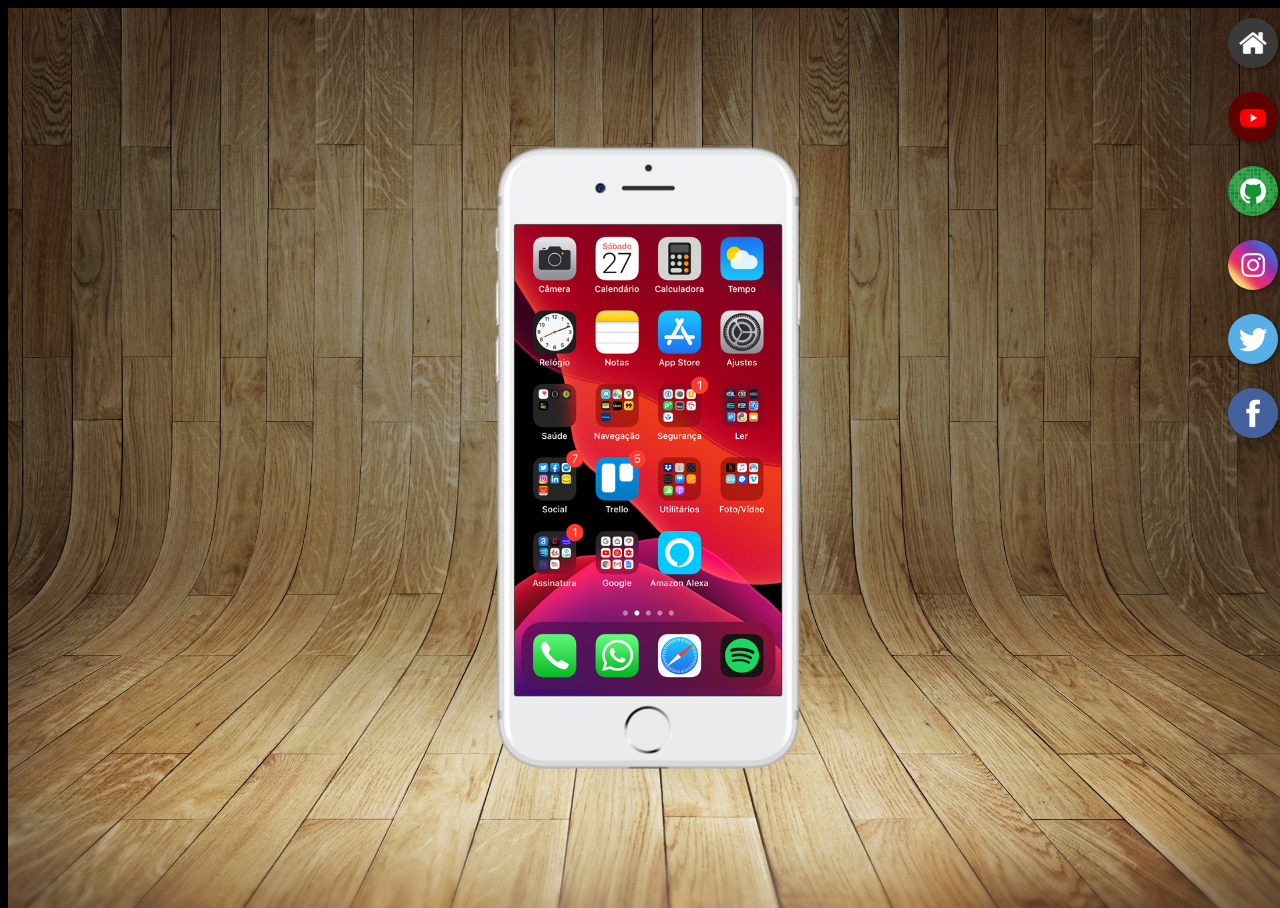
<file: index.html>
<!DOCTYPE html>
<html lang="pt-br">
<head>
    <meta charset="UTF-8">
    <meta name="viewport" content="width=device-width, initial-scale=1.0">
    <title>Projeto Redes Sociais</title>
    <link rel="shortcut icon" href="favicon.ico" type="image/x-icon">
    <link rel="stylesheet" href="estilos/style.css">
</head>
<body>
    <main>
        <section id="telefone">
            <iframe src="home.html" name="tela" id="tela" frameborder="0">
                Seu navegador não é compatível com isso.
            </iframe>
        </section>
        <section id="redes-sociais">
            <a href="home.html" target="tela"><img src="imagens/logo-home.jpg" alt="Home"></a><br>
            <a href="youtube.html" target="tela"><img src="imagens/logo-youtube.jpg" alt="YouTube"></a><br>
            <a href="github.html" target="tela"><img src="imagens/logo-github.jpg" alt="GitHub"></a><br>
            <a href="instagram.html" target="tela"><img src="imagens/logo-instagram.jpg" alt="Instagram"></a><br>
            <a href="#" target="tela"><img src="imagens/logo-twitter.jpg" alt="Twitter"></a><br>
            <a href="#" target="tela"><img src="imagens/logo-facebook.jpg" alt="facebook"></a>

        </section>
    </main>
</body>
</html>
</file>
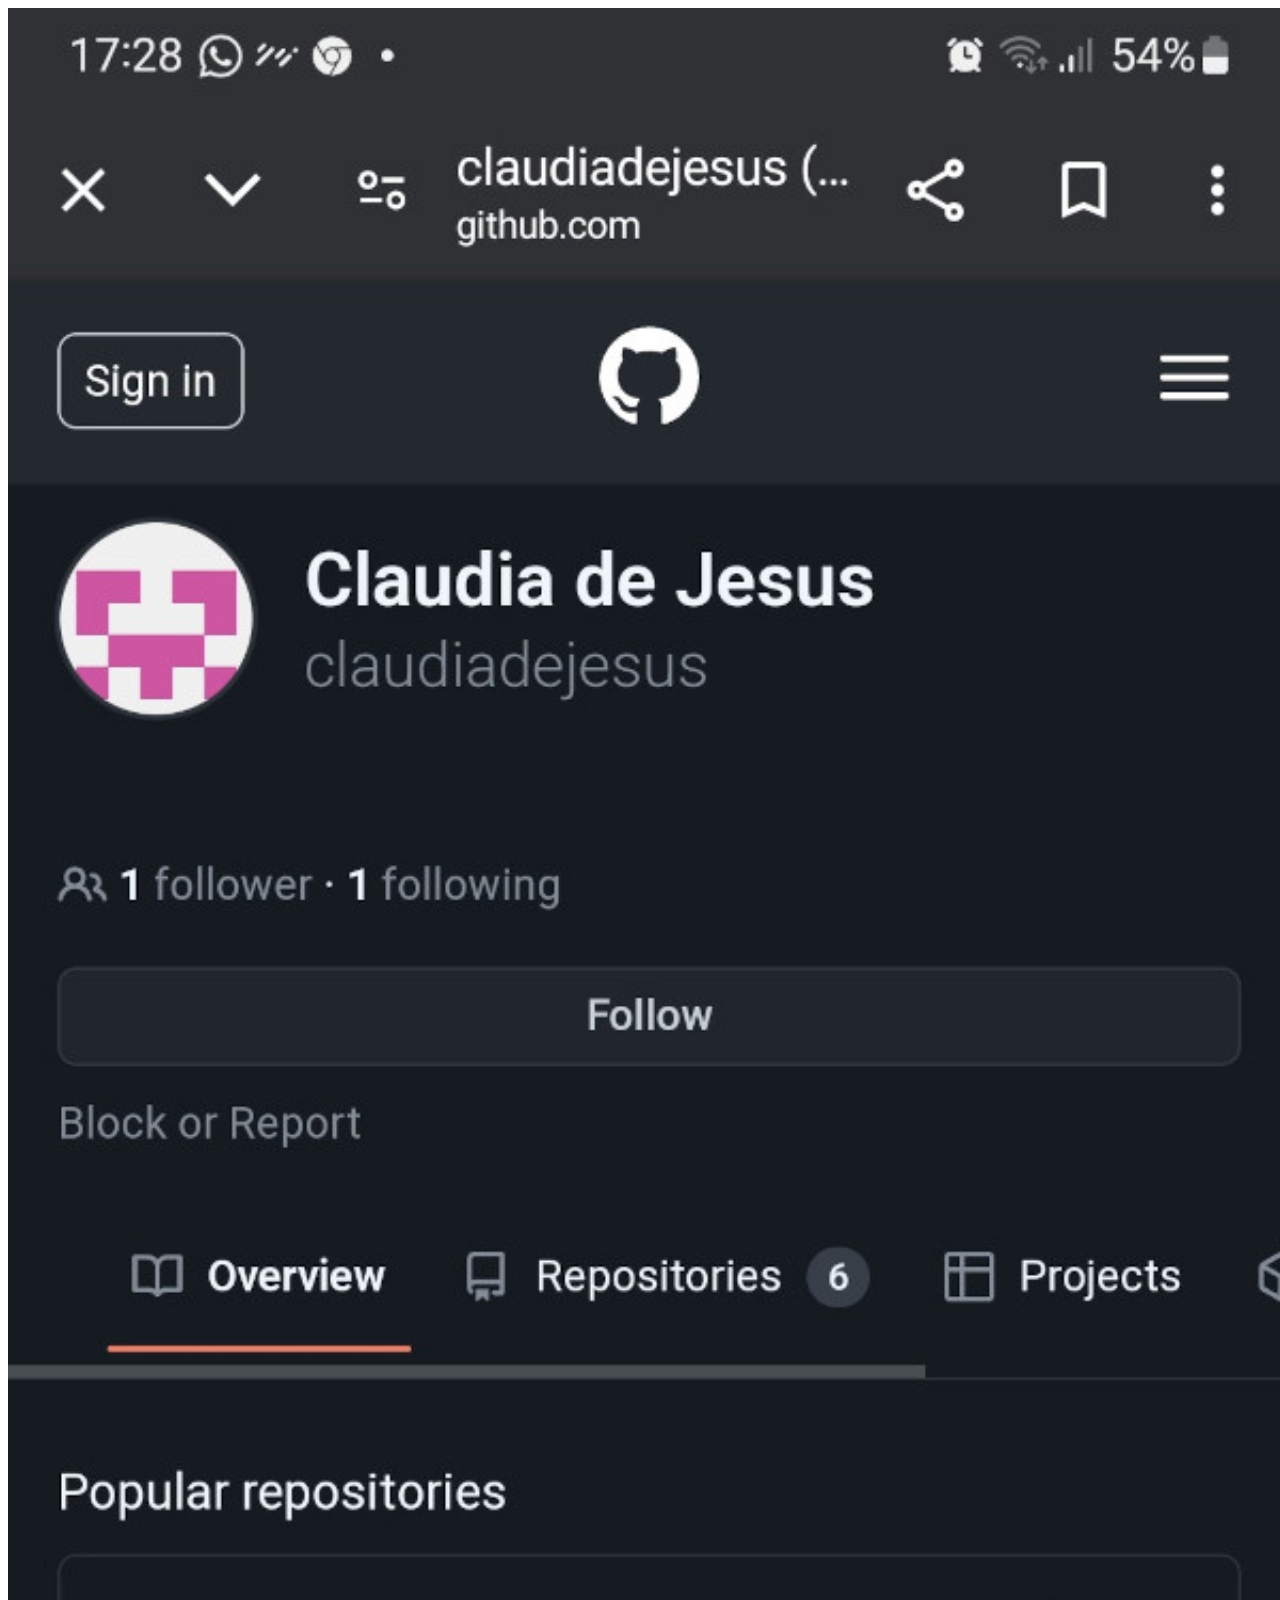
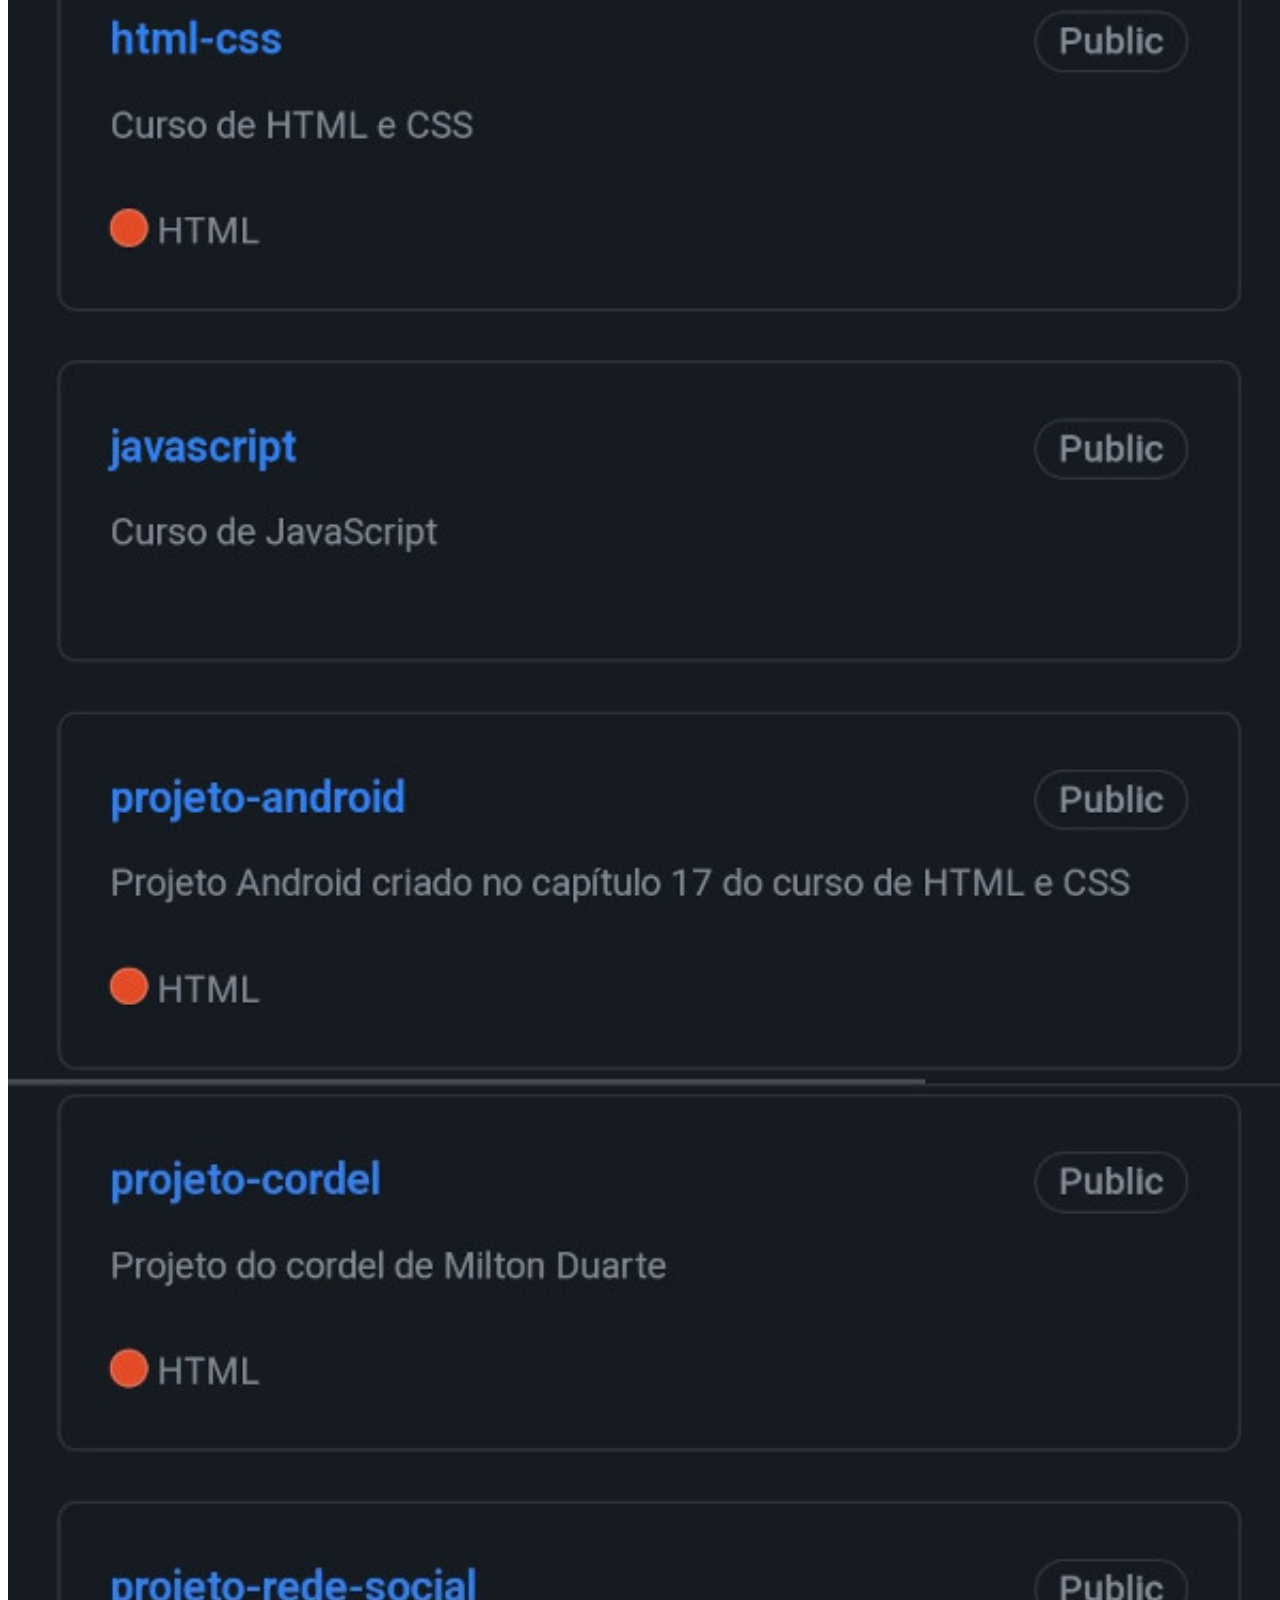
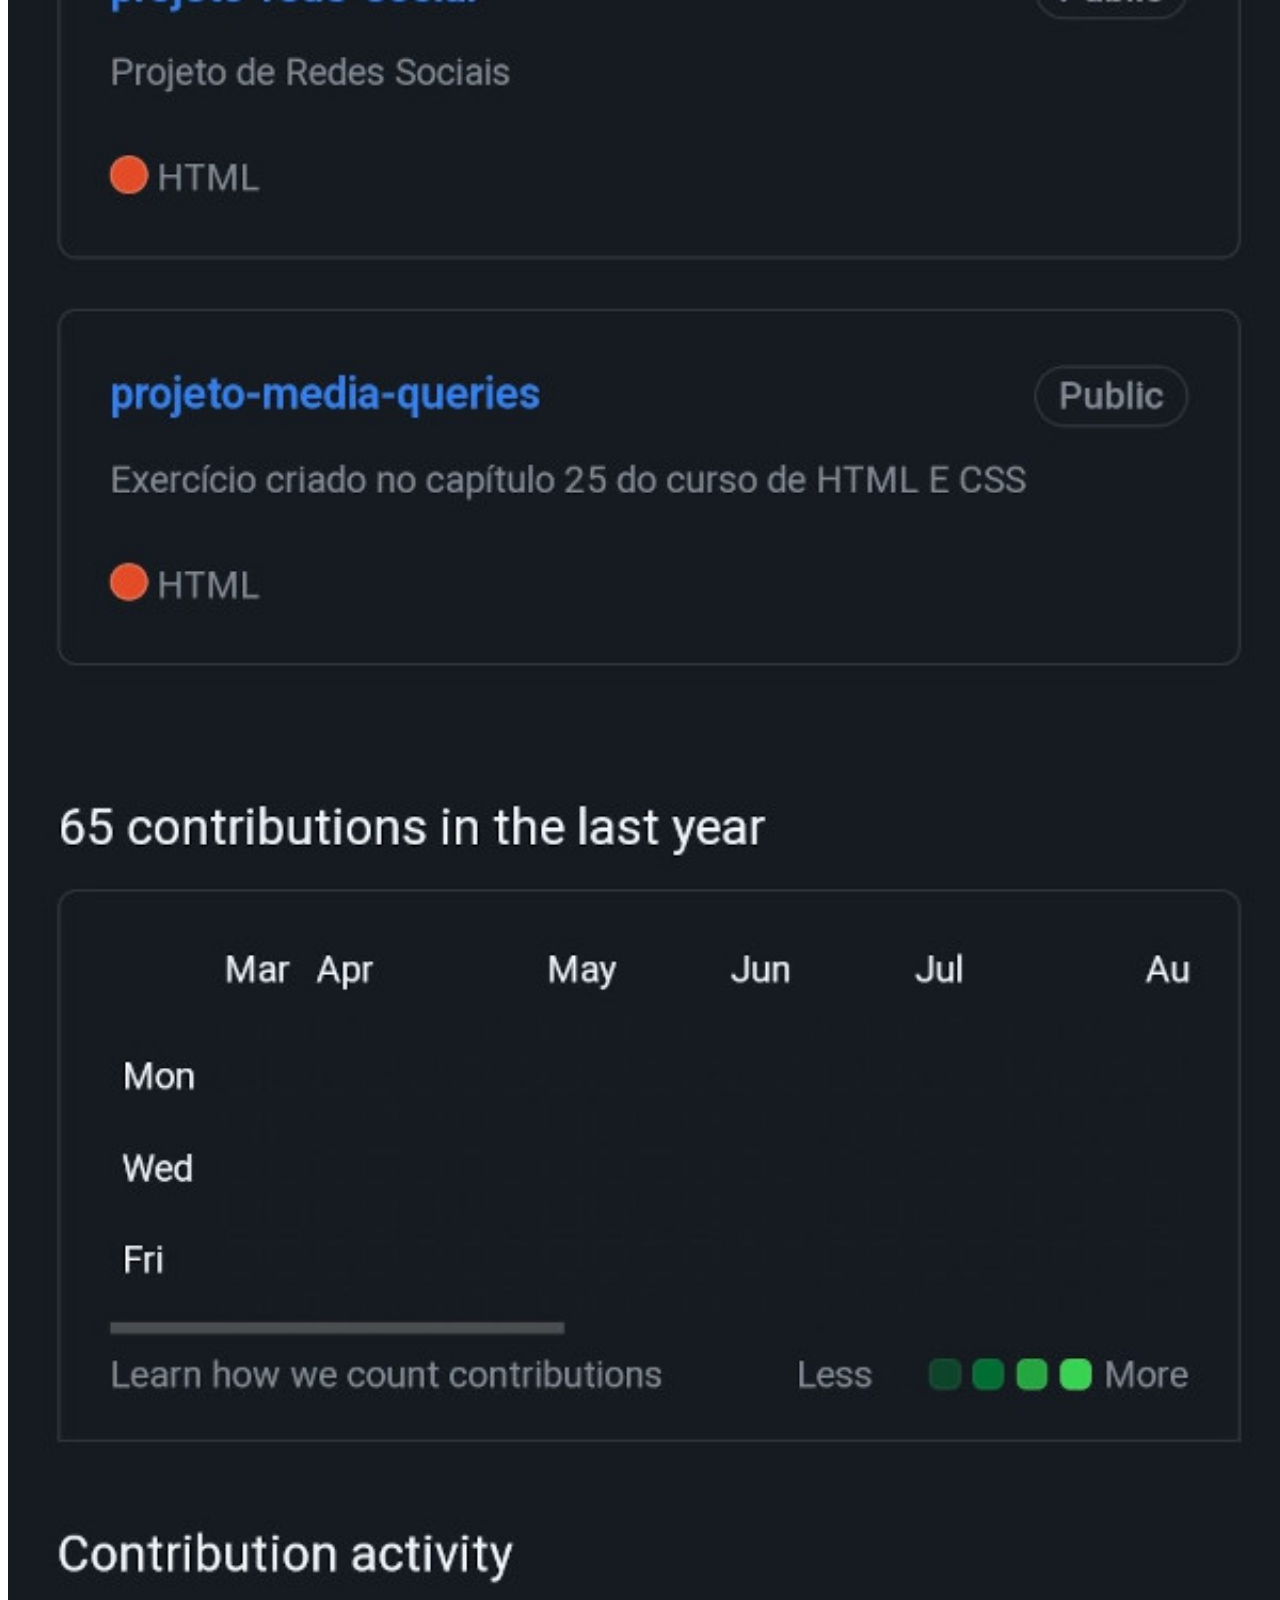
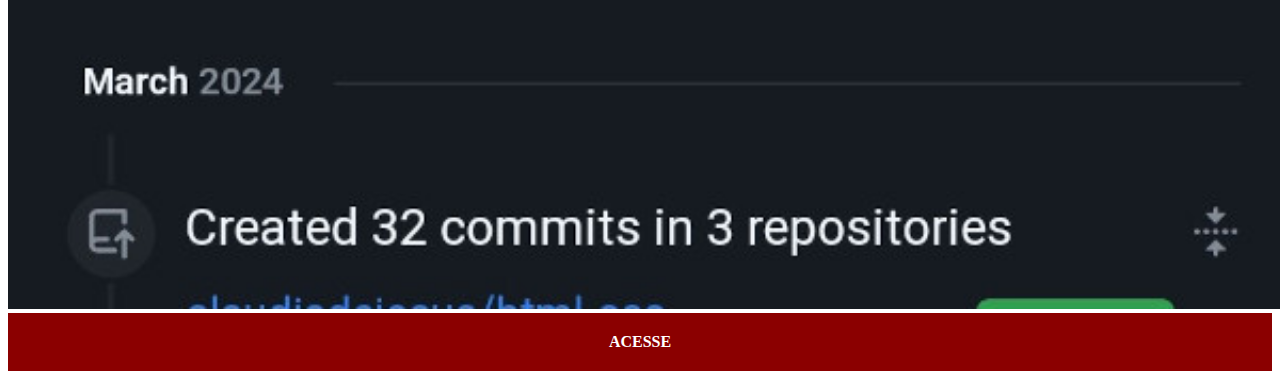
<file: github.html>
<!DOCTYPE html>
<html lang="pt-br">
<head>
    <meta charset="UTF-8">
    <meta name="viewport" content="width=device-width, initial-scale=1.0">
    <title>GitHub</title>
    <link rel="stylesheet" href="estilos/social.css">
</head>
<body>
    <img src="imagens/tela-github.jpg" alt="GitHub">
    <a href="https://claudiadejesus.github.io/" target="_blank">ACESSE</a>
</body>
</html>
</file>
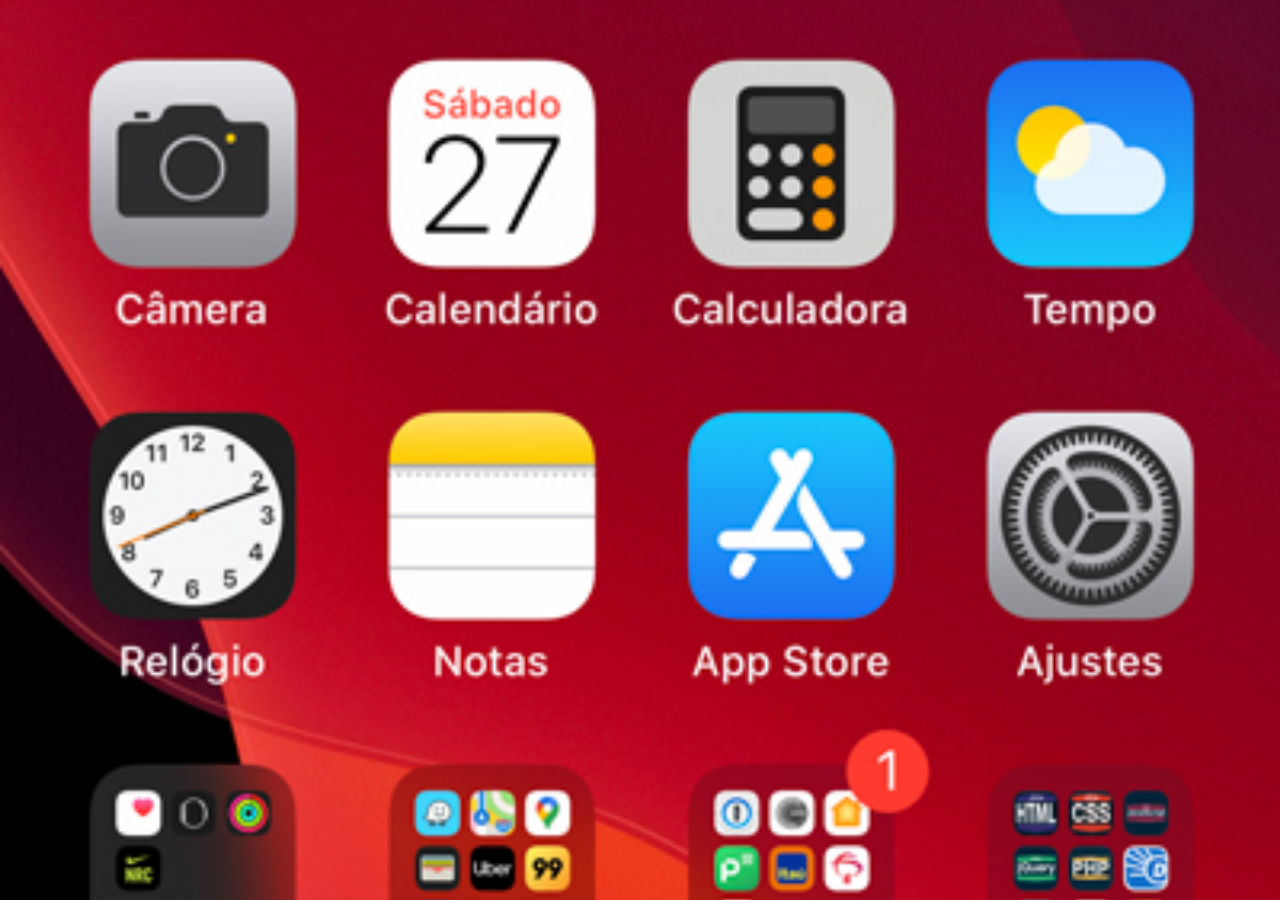
<file: home.html>
<!DOCTYPE html>
<html lang="pt-br">
<head>
    <meta charset="UTF-8">
    <meta name="viewport" content="width=device-width, initial-scale=1.0">
    <title>Home</title>
</head>
<style>
    * {
        margin: 0px;
        padding: 0px;
    }

    body {
        width: 100vw;
        height: 100vh;
        background: black url('imagens/tela-home.jpg') no-repeat top center;
        background-size: cover;
    }
</style>
<body>
    
</body>
</html>
</file>
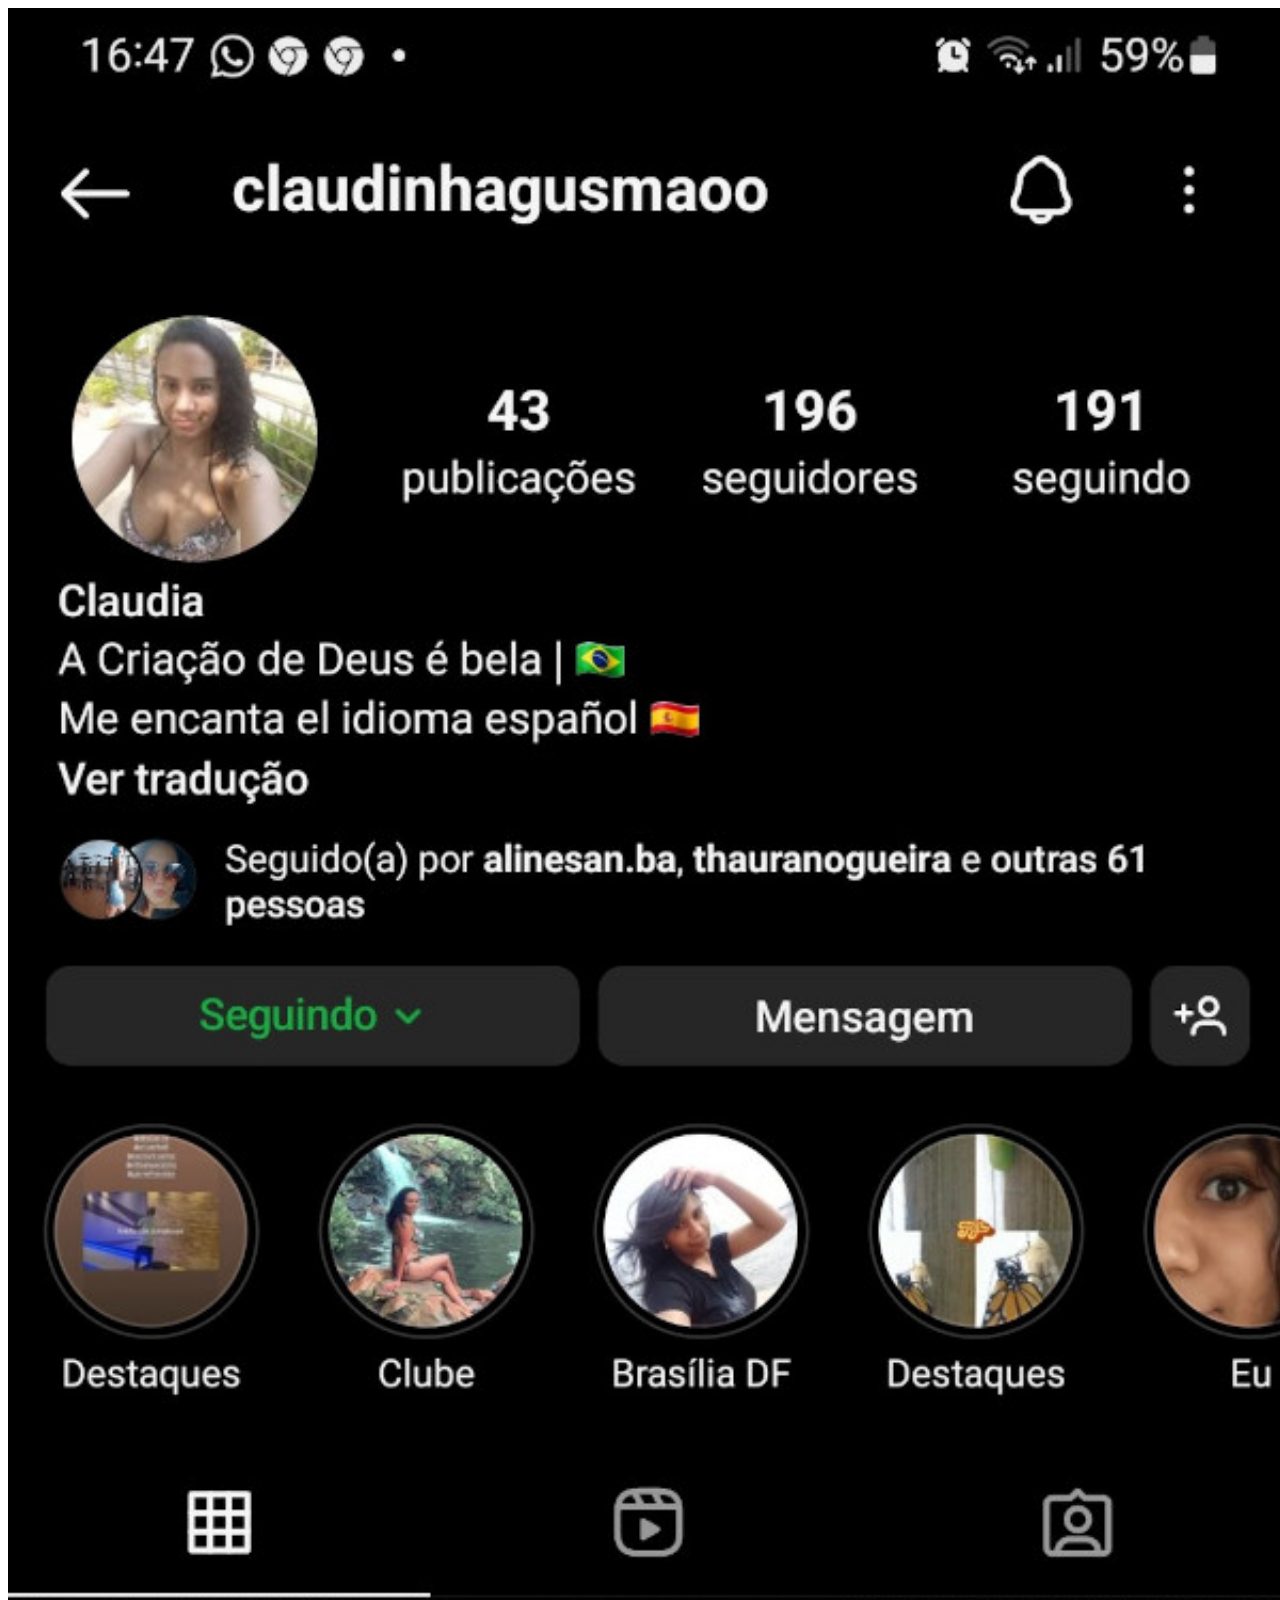
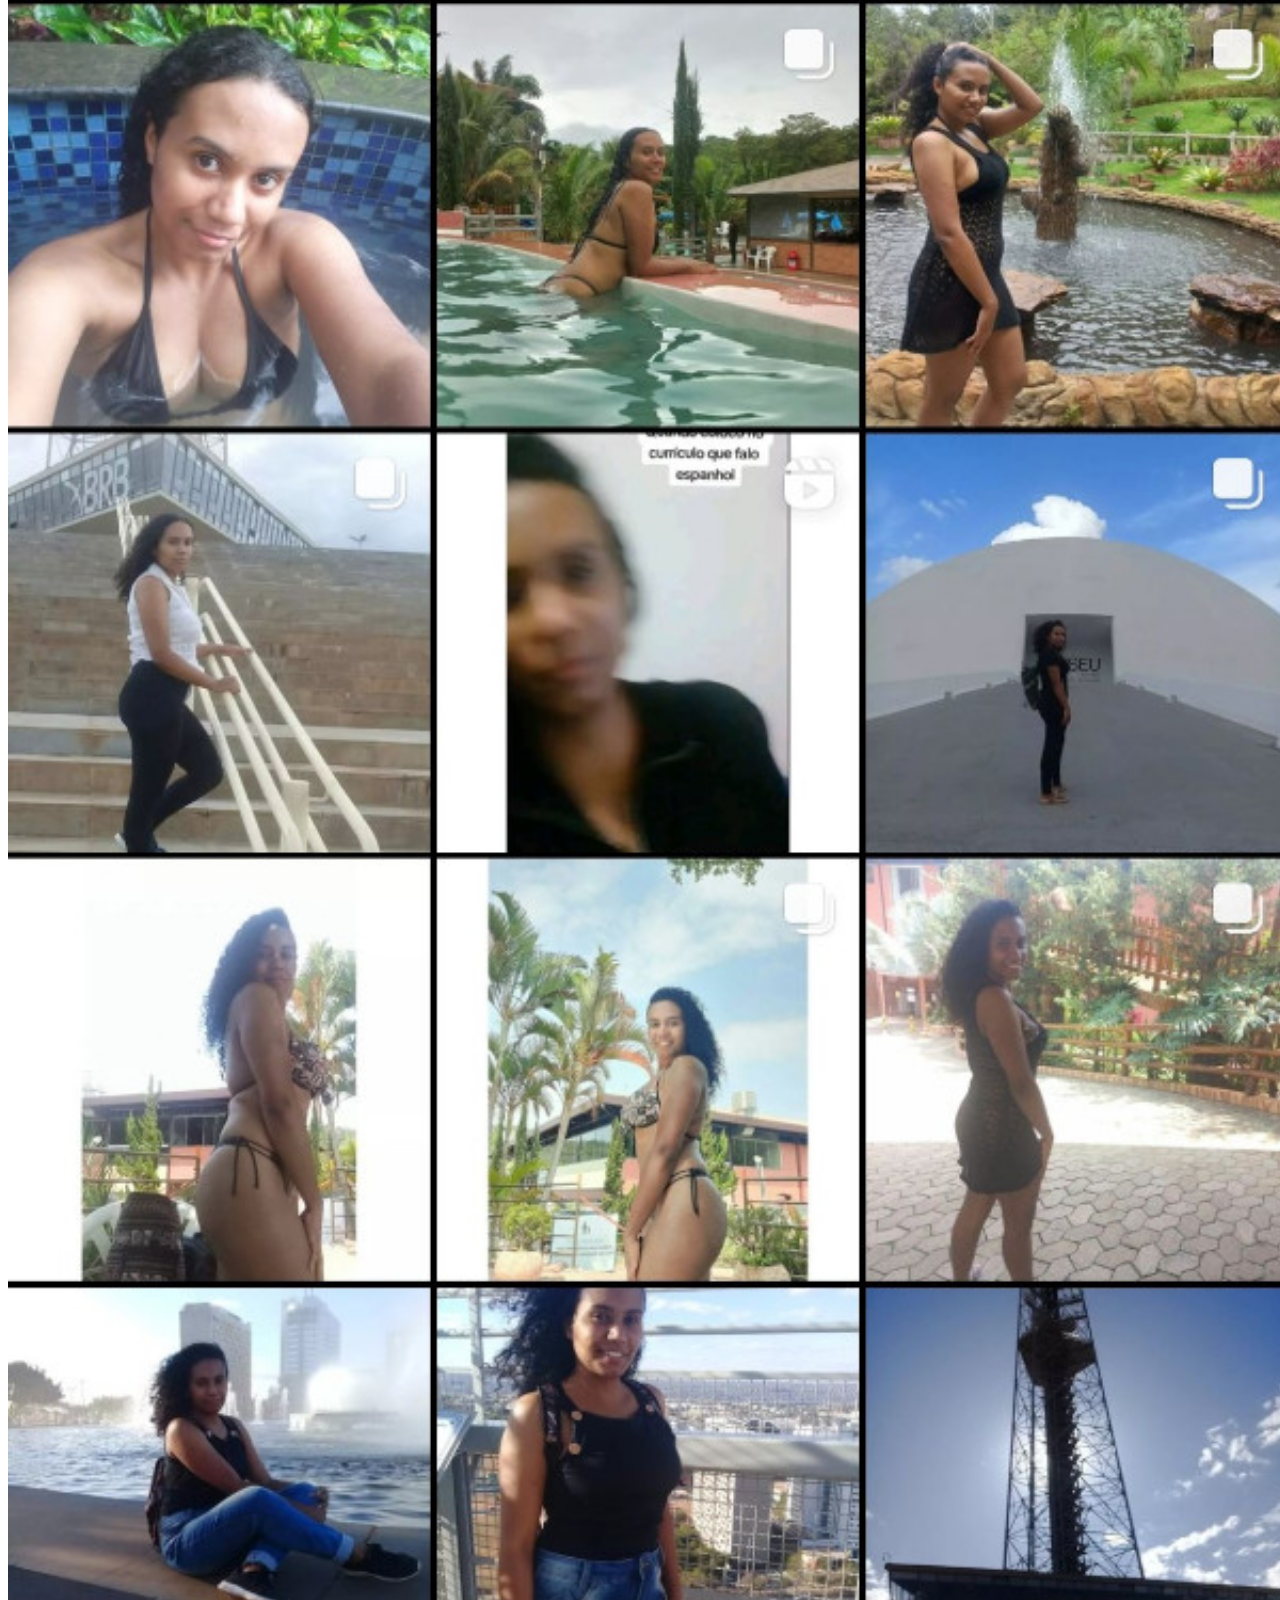
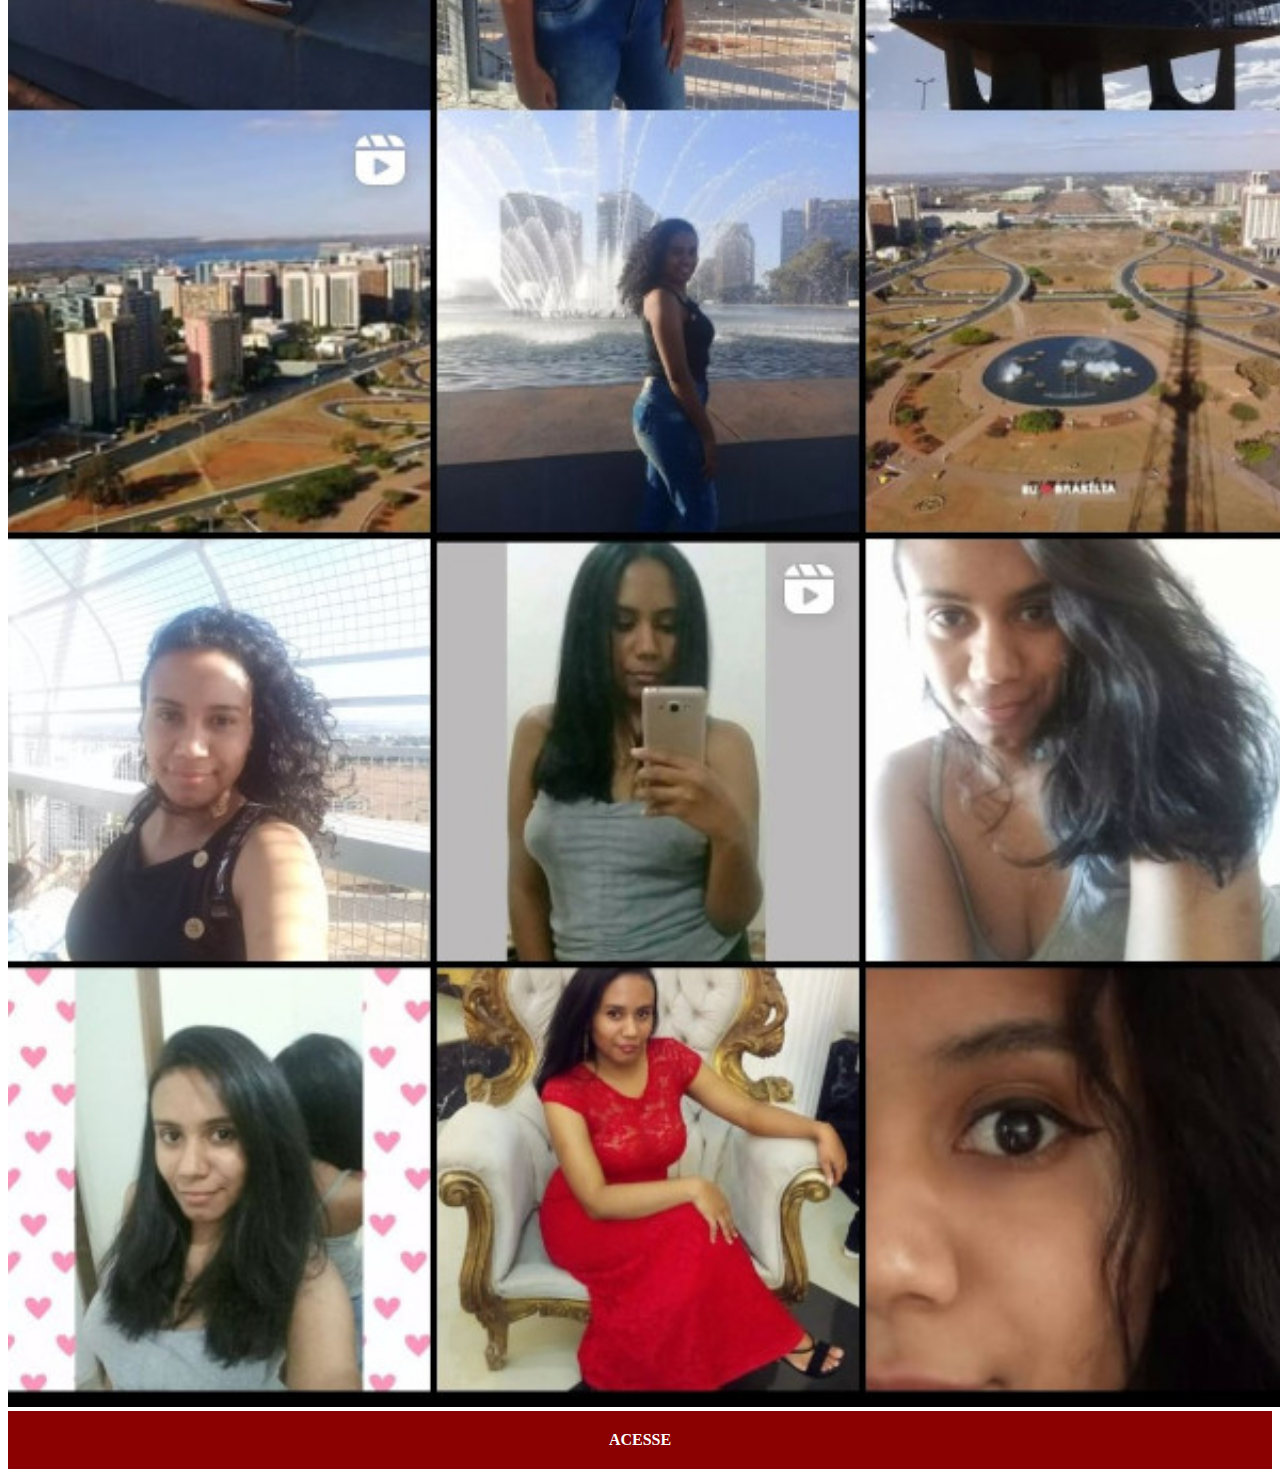
<file: instagram.html>
<!DOCTYPE html>
<html lang="pt-br">
<head>
    <meta charset="UTF-8">
    <meta name="viewport" content="width=device-width, initial-scale=1.0">
    <title>Instagran</title>
    <link rel="stylesheet" href="estilos/social.css">
</head>
<body>
    <img src="imagens/tela-instagram.jpg" alt="Instagram">
    <a href="https://www.instagram.com/claudinhagusmaoo/" target="_blank">ACESSE</a>
</body>
</html>
</file>
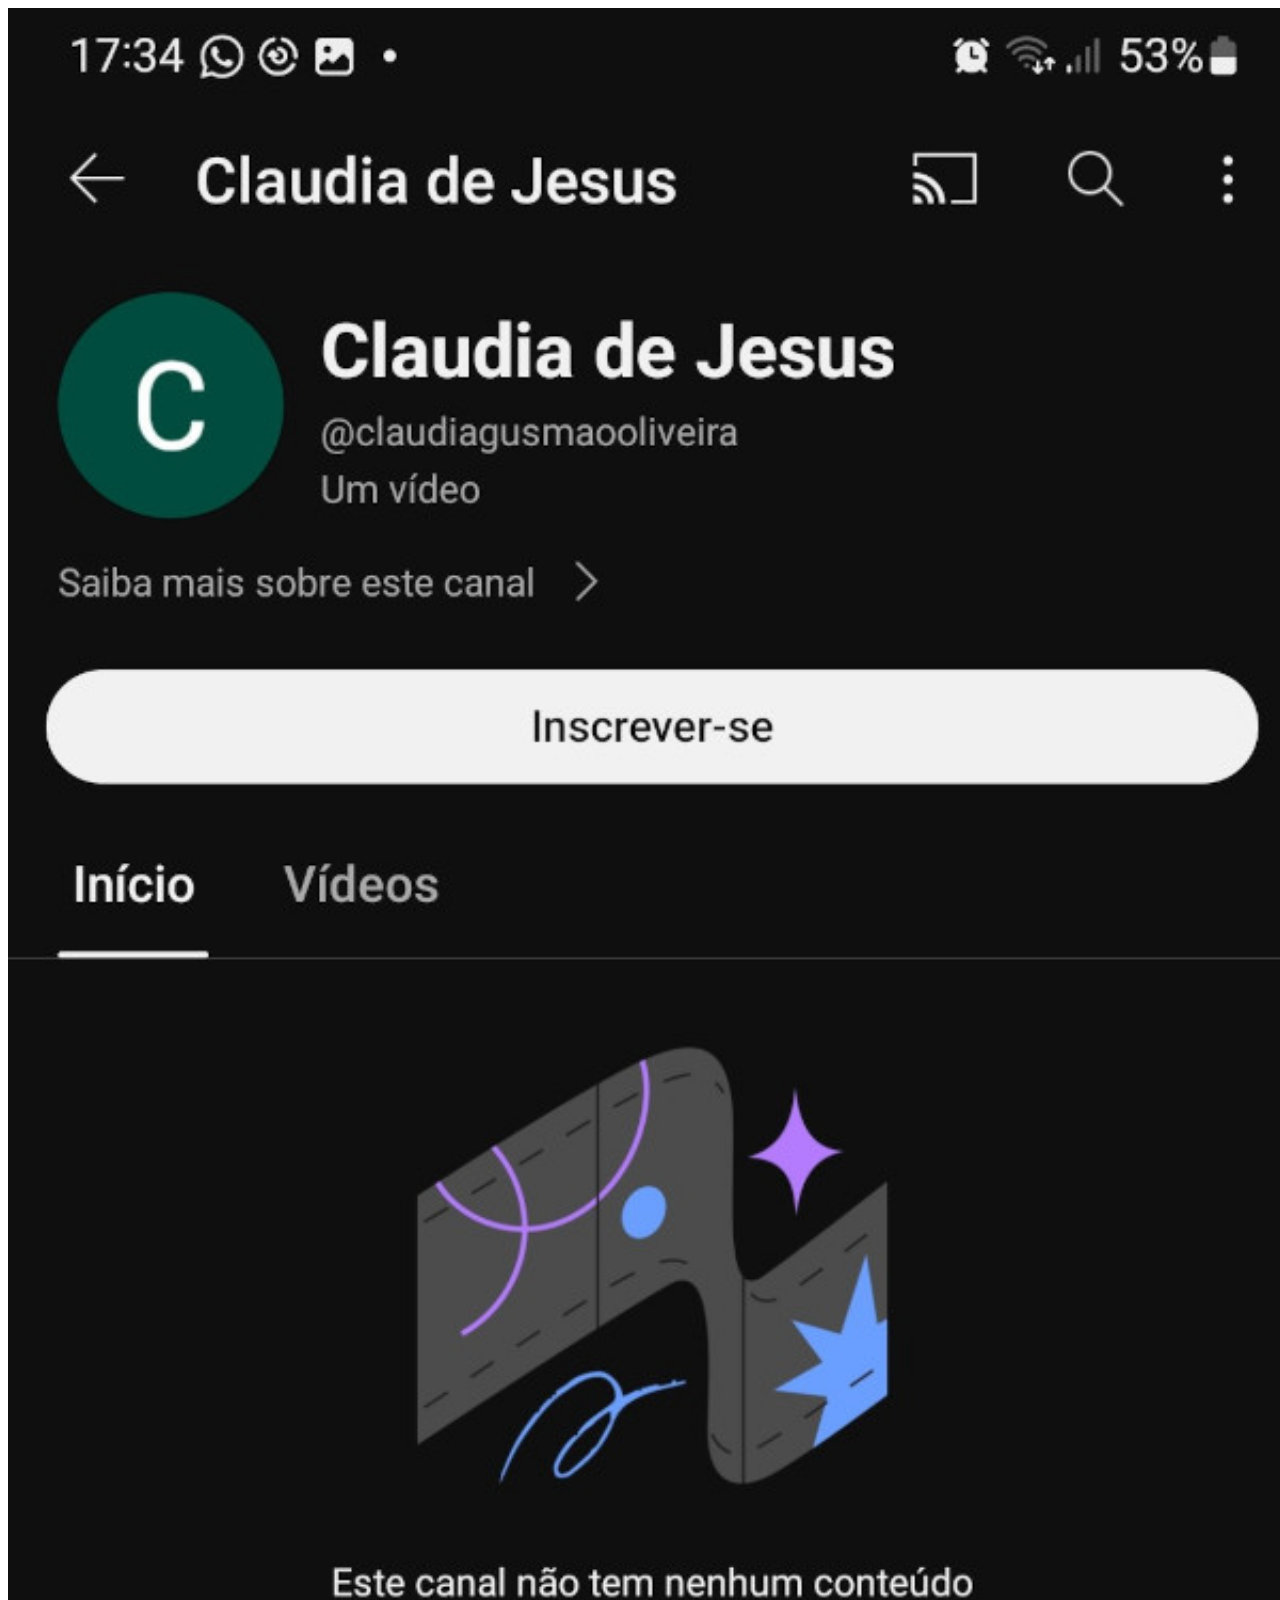
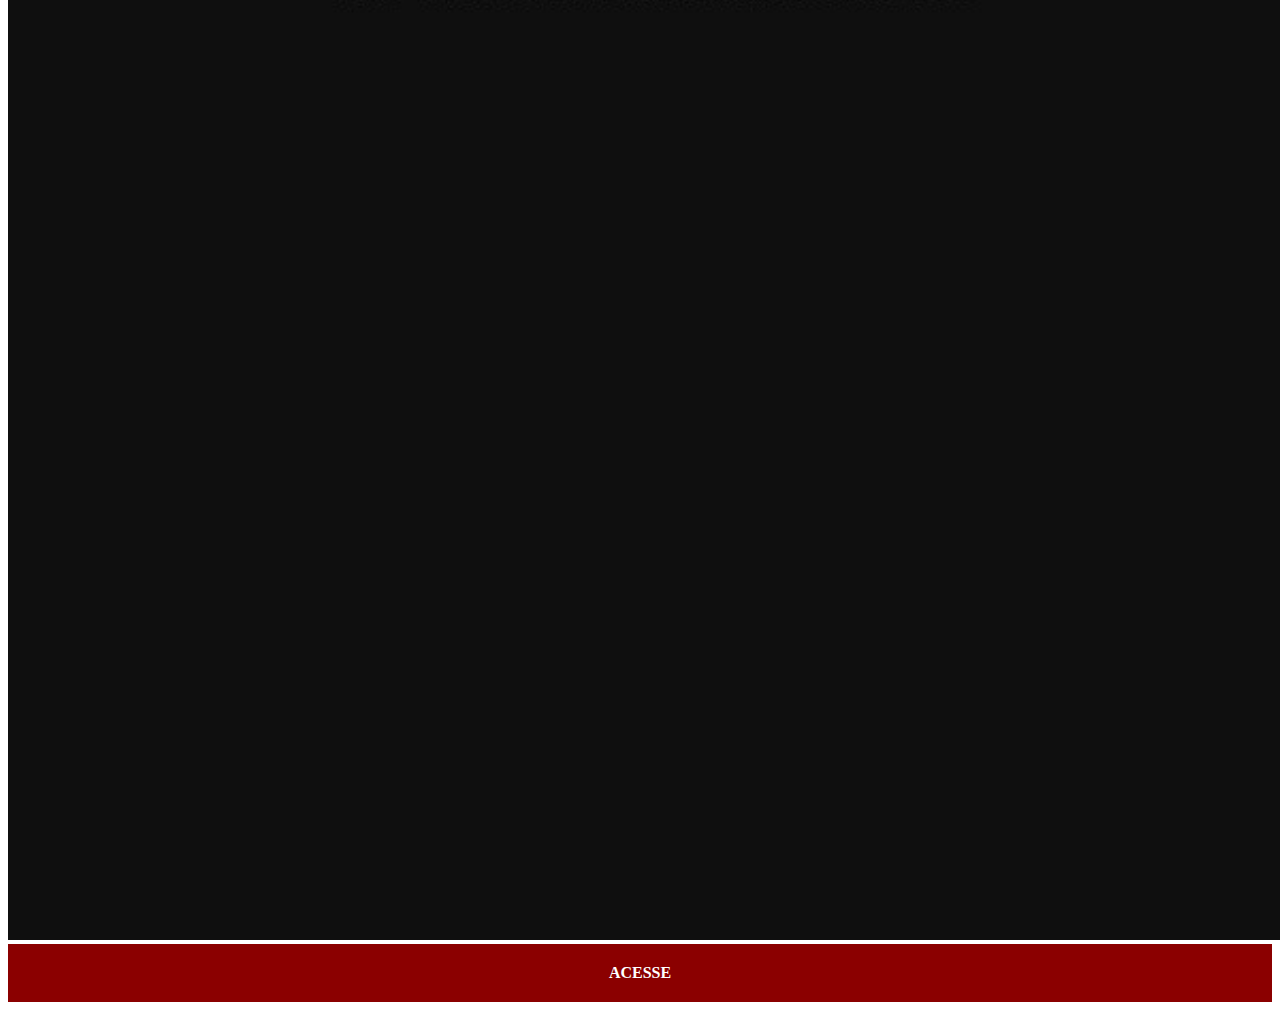
<file: youtube.html>
<!DOCTYPE html>
<html lang="pt-br">
<head>
    <meta charset="UTF-8">
    <meta name="viewport" content="width=device-width, initial-scale=1.0">
    <title>YouTube</title>
   <link rel="stylesheet" href="estilos/social.css">
</head>
<body>
    <img src="imagens/tela-youtube.jpg" alt="YouTube">
    <a href="https://www.youtube.com/@claudiagusmaooliveira" target="_blank">ACESSE</a>
</body>
</html>
</file>
<file: estilos/style.css>
@charset "UTF-8"

*{
    margin: 0px;
    padding: 0px;
    font-family: Arial, Helvetica, sans-serif;
}

html,body {
    height: 100vh;
    width: 100vw;
    background-color: black;
}

body {
    background: url('../imagens/fundo-madeira.jpg') no-repeat top center;
    background-size: cover;
    background-attachment: fixed;

}

main {
    position: relative;
    height: 100vh;
}

section#telefone {
    position: absolute;
    top: 50%;
    left: 50%;
    transform: translate(-50%, -50%);
    
    height: 627px;
    width: 311px;
    background: url('../imagens/frame-iphone.png');
}
iframe#tela {
    position: relative;
    top: 80px;
    left: 22px;
    width: 267px;
    height: 471px;
}

section#redes-sociais {
    text-align: right;
}

section#redes-sociais img {
    width: 50px;
    margin: 10px;
    border-radius: 50%;
    box-shadow: 2px 2px 5px rgba(0, 0, 0, 0.400);
    box-sizing: border-box;
}

section#redes-sociais img:hover {
    border: 2px solid rgba(255, 255, 255, 0.603);
    transform: translate(-3px, -3px);
    box-shadow: 5px 5px 10px rgba(0, 0, 0, 0.623);
    transition: transform .3s;
}
</file>
<file: estilos/social.css>
@charset "UTF-8"

        * {
            margin: 0px;
            padding: 0px;
            font-family: Arial, Helvetica, sans-serif;
        }
         
        /*  serve para tirar a barra de rolagem do inframe */
        ::-webkit-scrollbar { 
            width: 0px ;
            height: 0px ;
           
        }
        /* onde eu configuro as imagens de cada rede social */
        img {
            width: 100vw;
            
        }

        a {
            display: block;
            background-color: darkred;
            color: white;
            padding: 20px;
            text-align: center;
            font-weight: bolder;
            text-decoration: none;
            
        }

        a:hover {
            background-color: red;
        }
</file>
